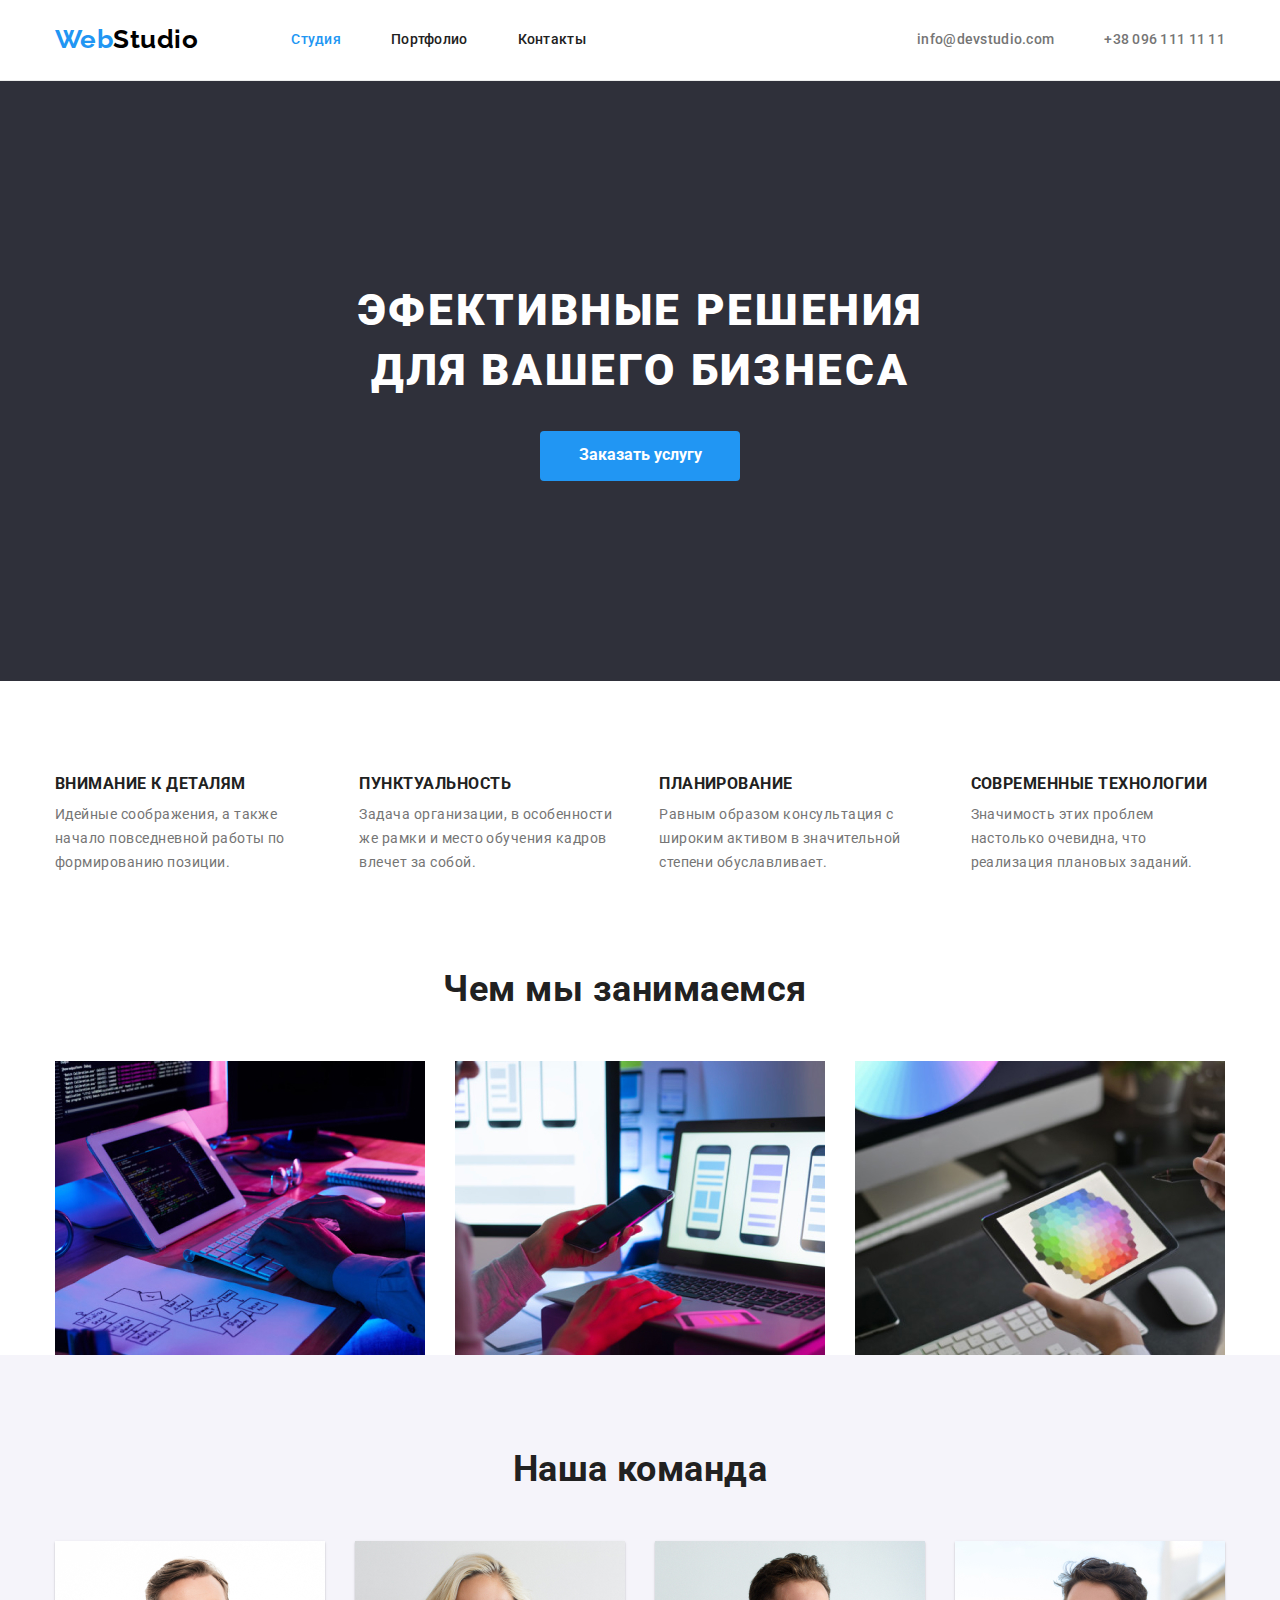
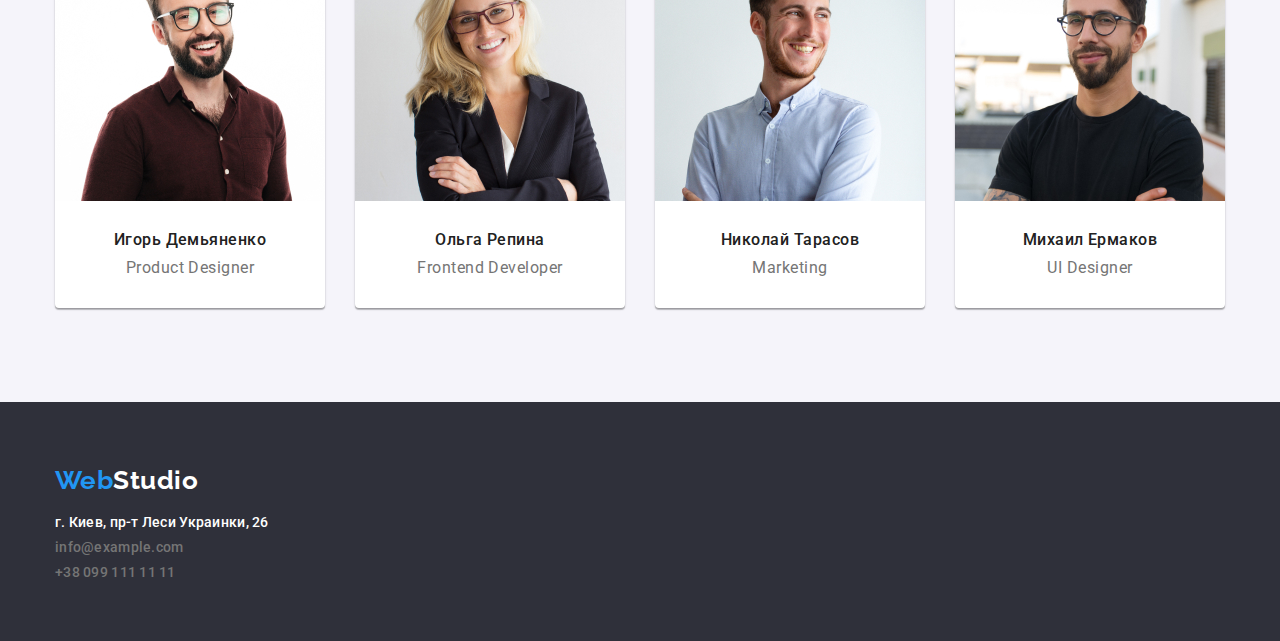
<file: index.html>
<!DOCTYPE html>
<html lang="ru">

<head>
    <meta charset="UTF-8">
    <title>Document</title>
    <link rel="preconnect" href="https://fonts.googleapis.com">
    <link rel="preconnect" href="https://fonts.gstatic.com" crossorigin>
    <link href="https://fonts.googleapis.com/css2?family=Raleway:wght@700&family=Roboto:wght@400;500;700;900&display=swap" rel="stylesheet">
    <link rel="stylesheet" href="https://cdnjs.cloudflare.com/ajax/libs/modern-normalize/1.1.0/modern-normalize.min.css">
    <link rel="stylesheet" href="./css/styles.css">
</head>

<!--Шапка сайта-->

<body>
    <header class="section-header">
        <div class="container main-nav">

            <a href="" class="header-logo" lang="en">Web<span class="span-first">Studio</span> </a>
            <nav>
                <ul class="site-nav">
                    <li class="item"><a class="link current" href=""> Студия </a></li>
                    <li class="item"><a class="link" href="./portfolio.html"> Портфолио </a></li>
                    <li class="item"><a class="link" href=""> Контакты </a></li>
                </ul>
            </nav>


            <ul class="contact-nav">
                <li><a class="contact-text" href="mailto:info@devstudio.com"> info@devstudio.com </a></li>
                <li><a class="contact-text" href="tel:+380961111111"> +38 096 111 11 11 </a></li>

            </ul>
        </div>
    </header>
    <main>
        <section class="hero .section">
            <div class="container">
                <h1 class="hero-title">ЭФЕКТИВНЫЕ РЕШЕНИЯ<br /> ДЛЯ ВАШЕГО БИЗНЕСА</h1>
                <button type="button" class="button">Заказать услугу</button>
            </div>

        </section>
        <section class="section-benefits section">
            <div class="container benefits">
                <h2 class="benefits-title" hidden>Преимущества</h2>
                <ul class="benefits-text">
                    <li class="benefits-item">
                        <h3 class="benefits-title">Внимание к деталям</h3>
                        <p>Идейные соображения, а также начало повседневной работы по формированию позиции.</p>
                    </li>
                    <li class="benefits-item">
                        <h3 class="benefits-title">Пунктуальность</h3>
                        <p>Задача организации, в особенности же рамки и место обучения кадров влечет за собой.</p>
                    </li>
                    <li class="benefits-item">
                        <h3 class="benefits-title">Планирование</h3>
                        <p>Равным образом консультация с широким активом в значительной степени обуславливает.</p>
                    </li>
                    <li class="benefits-item">
                        <h3 class="benefits-title">Современные технологии</h3>
                        <p>Значимость этих проблем настолько очевидна, что реализация плановых заданий.</p>
                    </li>
                </ul>
            </div>
        </section>
        <section class="section-features section">
            <div class="container features">
                <h2 class="features-title">Чем мы занимаемся</h2>
                <ul class="features-img">
                    <li class="img">
                        <img src="./images/img-1.jpg" alt="разработка" width="370" />
                    </li>
                    <li class="img">
                        <img src="./images/img-2.jpg" alt="организация" width="370" />
                    </li>
                    <li class="img">
                        <img src="./images/img-3.jpg" alt="дизайн" width="370" />
                    </li>
                </ul>
            </div>
        </section>
        <section class="section-team section">

            <div class="container team">
                <h2 class="team-title"> Наша команда </h2>
                <ul class="team-list">
                    <li class="border">
                        <img class="team-img" src="./images/img-4.jpg" alt="Product Designer" width="270" />

                        <h3 class="title">Игорь Демьяненко</h3>
                        <p class="prof">Product Designer</p>

                    </li>
                    <li class="border">
                        <img class="team-img" src="./images/img-5.jpg" alt="Frontend Developer" width="270" />

                        <h3 class="title">Ольга Репина</h3>
                        <p class="prof">Frontend Developer</p>

                    </li>
                    <li class="border">
                        <img class="team-img" src="./images/img-6.jpg" alt="Marketing" width="270" />

                        <h3 class="title">Николай Тарасов</h3>
                        <p class="prof">Marketing</p>

                    </li>
                    <li class="border">
                        <img class="team-img" src="./images/img-7.jpg" alt="UI Designer" width="270" />

                        <h3 class="title">Михаил Ермаков</h3>
                        <p class="prof">UI Designer</p>

                    </li>
                </ul>
            </div>
        </section>
    </main>
    <footer class="section-footer">
        <div class="container">
            <a href="" class="footer-logo">
            Web<span class="span-second">Studio</span> 
        </a>
            <address>
            <ul class="contact-footer">
                <li class="contact-text"><a class="footer-text maps" href="">г. Киев, пр-т Леси Украинки, 26</a></li>
                <li class="contact-text"><a class="footer-text" href="mailto:info@devstudio.com"> info@example.com</a></li>
                <li class="contact-text"><a class="footer-text"  href="tel:+380991111111"> +38 099 111 11 11</a></li>
            </ul>
        </address>
        </div>
    </footer>
</body>

</html>
</file>
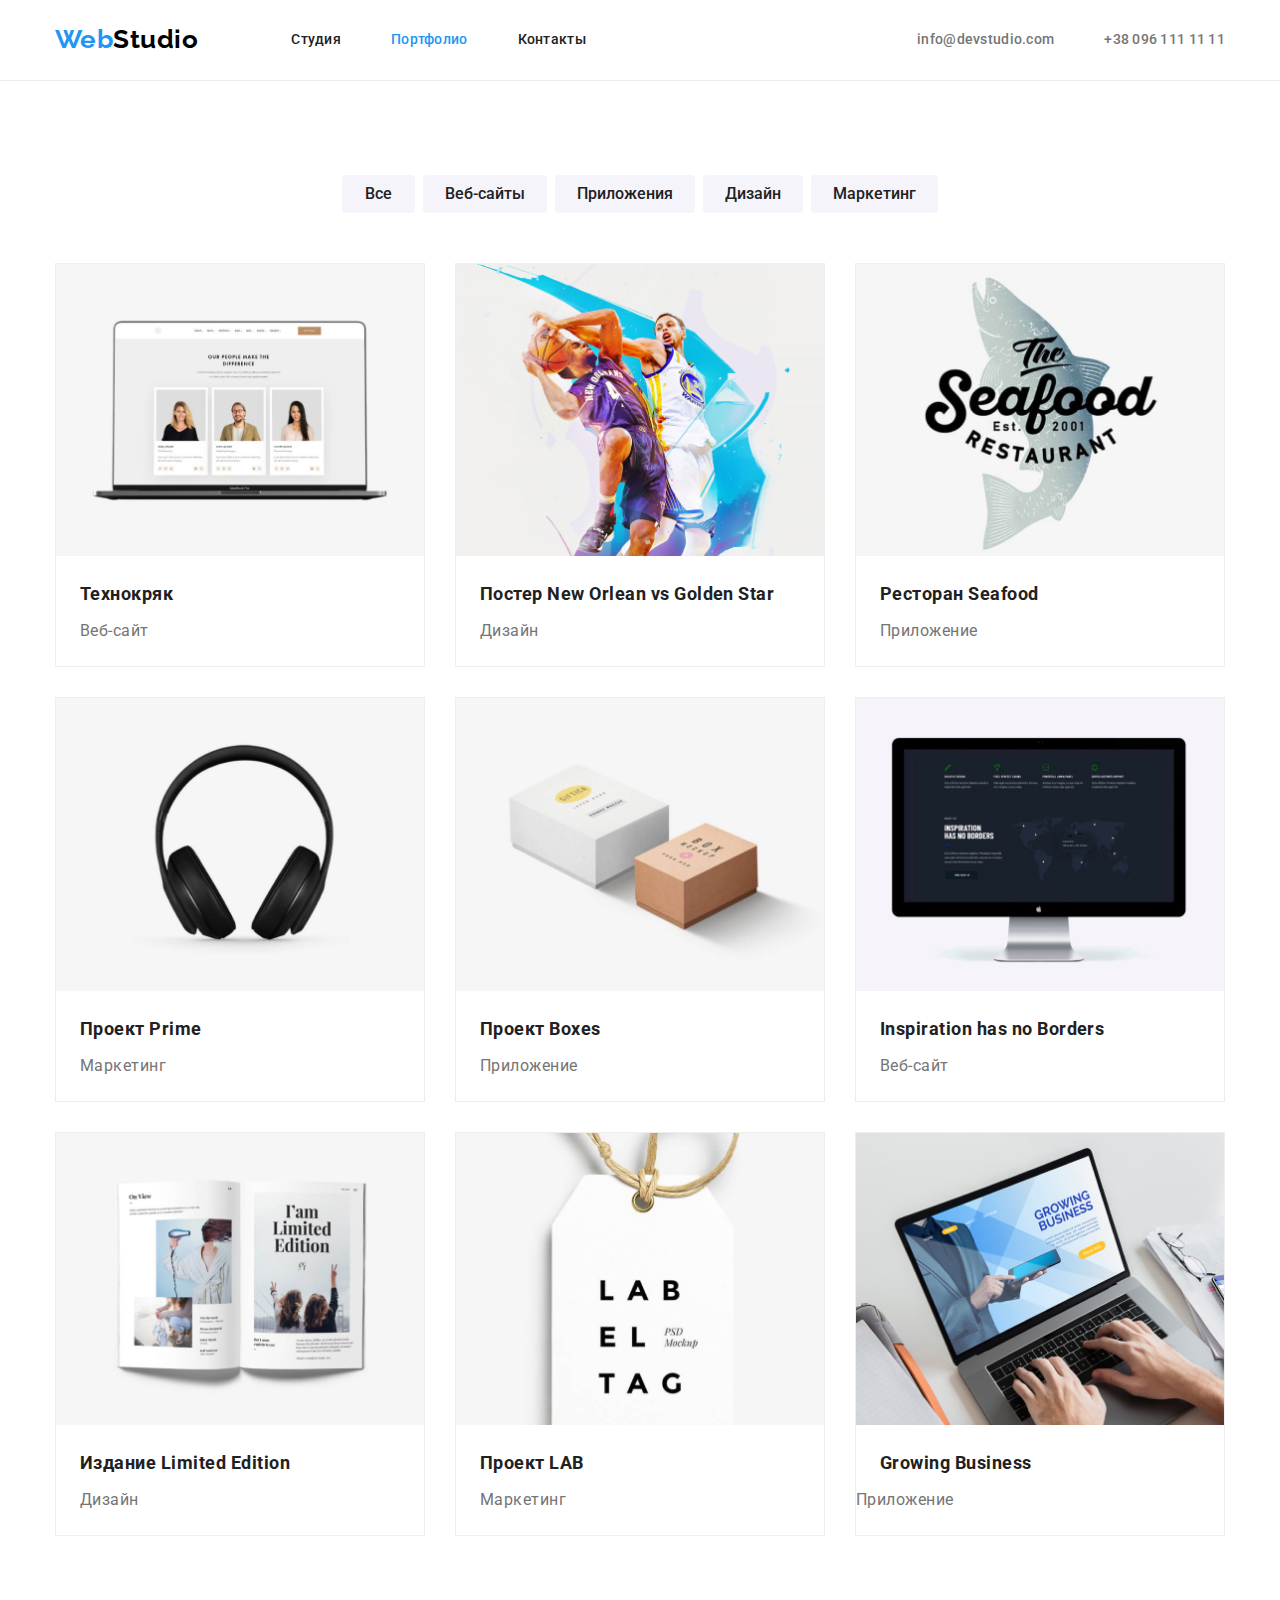
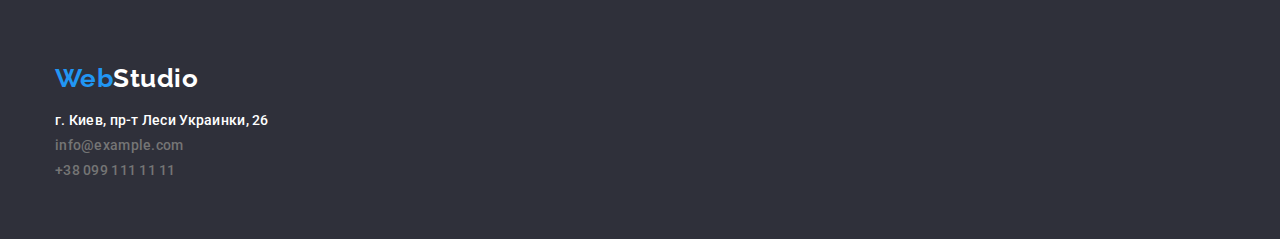
<file: portfolio.html>
<!DOCTYPE html>
<html lang="ru">

<head>
    <meta charset="UTF-8">
    <title>Document</title>
    <link rel="preconnect" href="https://fonts.googleapis.com">
    <link rel="preconnect" href="https://fonts.gstatic.com" crossorigin>
    <link href="https://fonts.googleapis.com/css2?family=Raleway:wght@700&family=Roboto:wght@400;500;700;900&display=swap" rel="stylesheet">
    <link rel="stylesheet" href="https://cdnjs.cloudflare.com/ajax/libs/modern-normalize/1.1.0/modern-normalize.min.css">
    <link rel="stylesheet" href="./css/styles.css">
</head>
<!--Шапка сайта-->

<body>
    <header class="section-header">
        <div class="container main-nav">
            <a href="" class="header-logo" lang="en">Web<span class="span-first">Studio</span> </a>
            <nav>


                <ul class="site-nav">
                    <li class="item"><a class="link" href="./index.html"> Студия </a></li>
                    <li class="item"><a class="link current" href="./portfolio.html"> Портфолио </a></li>
                    <li class="item"><a class="link" href=""> Контакты </a></li>
                </ul>
            </nav>

            <ul class="contact-nav">
                <li><a class="contact-text" href="mailto:info@devstudio.com"> info@devstudio.com </a></li>
                <li><a class="contact-text" href="tel:+380961111111"> +38 096 111 11 11 </a></li>

            </ul>
        </div>
    </header>
    <main>
        <section class="portfolio-navigation .section">
            <div class="container nav-button">
                <h2 hidden>navigation</h2>
                <ul class="primary-button">
                    <li class="button-text"><button class="button-title" type="button">Все</button></li>
                    <li class="button-text"><button class="button-title" type="button">Веб-сайты</button></li>
                    <li class="button-text"><button class="button-title" type="button">Приложения</button></li>
                    <li class="button-text"><button class="button-title" type="button">Дизайн</button></li>
                    <li class="button-text"><button class="button-title" type="button">Маркетинг</button></li>
                </ul>

                <ul class="nav-img">
                    <li class="border-primary">
                        <img src="./images/img-8.jpg" alt="Веб-сайт" width="370" />

                        <h2 class="navigation-title">Технокряк</h2>
                        <p class="navigation">Веб-сайт</p>

                    </li>
                    <li class="border-primary">
                        <img src="./images/img-9.jpg" alt="Дизайн" width="370" />

                        <h2 class="navigation-title">Постер New Orlean vs Golden Star</h2>
                        <p class="navigation">Дизайн</p>

                    </li>
                    <li class="border-primary">
                        <img src="./images/img-10.jpg" alt="Приложение" width="370" />

                        <h2 class="navigation-title">Ресторан Seafood</h2>
                        <p class="navigation">Приложение</p>

                    </li>
                    <li class="border-primary">
                        <img src="./images/img-11.jpg" alt="Маркетинг" width="370" />

                        <h2 class="navigation-title">Проект Prime</h2>
                        <p class="navigation">Маркетинг</p>

                    </li>
                    <li class="border-primary">
                        <img src="./images/img-12.jpg" alt="Приложение" width="370" />

                        <h2 class="navigation-title">Проект Boxes</h2>
                        <p class="navigation">Приложение</p>

                    </li>
                    <li class="border-primary">
                        <img src="./images/img-13.jpg" alt="Веб-сайт" width="370" />

                        <h2 class="navigation-title">Inspiration has no Borders</h2>
                        <p class="navigation">Веб-сайт</p>

                    </li>
                    <li class="border-primary">
                        <img src="./images/img-14.jpg" alt="Дизайн" width="370" />

                        <h2 class="navigation-title">Издание Limited Edition</h2>
                        <p class="navigation">Дизайн</p>

                    </li>
                    <li class="border-primary">
                        <img src="./images/img-15.jpg" alt="Маркетинг" width="370" />

                        <h2 class="navigation-title">Проект LAB</h2>
                        <p class="navigation">Маркетинг</p>

                    </li>
                    <li class="border-primary">
                        <img src="./images/img-16.jpg" alt="Приложение" width="370" />

                        <h2 class="navigation-title">Growing Business</h2>
                        <p class="">Приложение</p>

                    </li>
                </ul>
            </div>
        </section>
    </main>
    <footer class="section-footer">
        <div class="container footer">
            <a href="" class="footer-logo"> Web<span class="span-second">Studio</span> 
        </a>
            <address>
                <ul class="contact-footer">
                    <li class="contact-text"><a class="footer-text maps" href="">г. Киев, пр-т Леси Украинки, 26</a></li>
                    <li class="contact-text"><a class="footer-text" href="mailto:info@devstudio.com"> info@example.com</a></li>
                    <li class="contact-text"><a class="footer-text"  href="tel:+380991111111"> +38 099 111 11 11</a></li>
                </ul>
        </address>
        </div>
    </footer>
</body>

</html>
</file>
<file: css/styles.css>
:root {
    --primary-text-color: #212121;
    --title-text-color: #757575;
    --accent-color: #2196f3;
    --background-color: #FFFFFF;
    --fon-section-first-color: #2F303A;
    --fon-section-second-color: #E5E5E5;
    --fon-section-third-color: #F5F4FA;
    --logo-first-color: #2196F3;
    --logo-second-color: #000000;
}

html {
    box-sizing: border-box;
}


/*  Общие стили */

body {
    background-color: var(--background-color);
    color: var(--title-text-color);
    font-family: Roboto, sans-serif;
    letter-spacing: 0.03em;
}

.container {
    width: 1200px;
    margin: 0 auto;
    padding-left: 15px;
    padding-right: 15px;
}

h1,
h2,
h3,
h4,
h5,
h6,
p {
    margin-top: 0;
    margin-bottom: 0;
}

ul {
    list-style: none;
    padding: 0;
    margin: 0;
}

a {
    text-decoration: none;
}

.section-header {
    border-bottom: 1px solid #ECECEC;
}

.header-logo {
    color: var(--accent-color);
    font-family: Raleway, cursive;
    font-weight: bold;
    font-size: 26px;
    line-height: 1.14;
    margin-right: 93px;
}

.footer-logo {
    color: var(--accent-color);
    font-family: Raleway, cursive;
    font-weight: bold;
    font-size: 26px;
    line-height: 1.14;
}

.span-first {
    color: var(--logo-second-color);
    font-family: Raleway, cursive;
    font-weight: bold;
    font-size: 26px;
    line-height: 1.14;
}

.span-second {
    color: var(--background-color);
    font-family: Raleway, cursive;
    font-weight: bold;
    font-size: 26px;
    line-height: 1.14;
}


/* site-nav */

.main-nav {
    display: flex;
    align-items: center;
}

.site-nav {
    display: flex;
}

.site-nav .link {
    color: var(--primary-text-color);
    display: block;
    font-weight: 500;
    font-size: 14px;
    line-height: 1.14;
    letter-spacing: 0.02em;
    padding-top: 32px;
    padding-bottom: 32px;
}

.item:not(:last-child) {
    margin-right: 50px;
}

.site-nav .link:hover,
.site-nav .link:focus {
    color: var(--accent-color);
}

.link.current {
    color: var(--accent-color);
}


/* contact-nav */

.contact-footer .contact-text {
    margin-bottom: 9px;
}

.contact-footer .contact-text:last-child {
    margin-bottom: 0;
}

.contact-footer {
    margin-top: 20px;
}

.contact-footer .footer-text {
    color: var(--title-text-color);
    display: block;
    font-style: normal;
    font-weight: 500;
    font-size: 14px;
    line-height: 1.14;
    letter-spacing: 0.02em;
}

.contact-footer .footer-text:hover,
.contact-footer .footer-text:focus {
    color: var(--accent-color);
}

.contact-footer .maps {
    color: var(--background-color);
}

.contact-nav {
    display: flex;
    margin-left: auto;
}

.contact-nav :not(:last-child) {
    padding-right: 50px;
}

.contact-nav .contact-text {
    color: var(--title-text-color);
    display: block;
    font-style: normal;
    font-weight: 500;
    font-size: 14px;
    line-height: 1.14;
    letter-spacing: 0.02em;
}

.contact-nav .contact-text:hover,
.contact-nav .contact-text:focus {
    color: var(--accent-color);
}

.contact-nav .maps {
    color: var(--background-color);
    padding-bottom: 9px;
    padding-top: 20px;
}

.maps :hover,
.maps :focus {
    color: var(--accent-color);
}


/* Стили для файла index.html */


/* Hero */

.hero {
    background-color: var(--fon-section-first-color);
    text-align: center;
    padding-top: 200px;
    padding-bottom: 200px;
}

.hero-title {
    color: var(--background-color);
    font-style: normal;
    font-weight: 900;
    font-size: 44px;
    line-height: 1.36;
    letter-spacing: 0.06em;
    margin-bottom: 30px;
    margin-top: 0;
}


/* Section */

.section {
    padding-top: 94px;
}

.benefits .benefits-item {
    margin-right: 30px;
}

.benefits .benefits-item:last-child {
    margin-right: 0;
}

.benefits .benefits-text {
    display: flex;
    align-items: center;
    justify-content: space-between;
}

.section-benefits {
    background-color: var(--background-color);
    font-weight: 400;
    font-size: 14px;
    line-height: 1.71;
    text-align: left;
}

.benefits-title {
    color: var(--primary-text-color);
    text-transform: uppercase;
    font-weight: 700;
    line-height: 1.14;
    margin-top: 0;
    margin-bottom: 10px;
}

.features-img {
    display: flex;
}

.features-img .img {
    margin-right: 30px;
}

.features-img .img:last-child {
    margin-right: 0;
}

.section-features .features-title {
    color: var(--primary-text-color);
    font-style: normal;
    font-weight: 700;
    font-size: 36px;
    line-height: 1.16;
    text-align: center;
    margin-bottom: 50px;
    margin-right: 30px;
}

.team-img {
    display: block;
    max-width: 100%;
    height: auto;
}

.team .team-list {
    display: flex;
}

.team-list .border {
    margin-right: 30px;
}

.team-list .border:last-child {
    margin-right: 0;
}

.section-team {
    background-color: var(--fon-section-third-color);
    padding-top: 94px;
    padding-bottom: 94px;
}

.section-team .team-title {
    color: var(--primary-text-color);
    font-style: normal;
    font-weight: bold;
    font-size: 36px;
    line-height: 1.16;
    text-align: center;
    margin-bottom: 50px;
}

.team-list .title {
    color: var(--primary-text-color);
    font-weight: 500;
    font-size: 16px;
    line-height: 1.18;
    padding-top: 30px;
    margin-bottom: 10px;
    text-align: center;
}

.border .prof {
    padding-bottom: 30px;
    text-align: center;
}

.footer {
    text-align: left;
}

.section-footer {
    background-color: var(--fon-section-first-color);
    padding-top: 64px;
    padding-bottom: 60px;
}


/* Button */

.button {
    color: var(--background-color);
    background-color: var(--accent-color);
    font-family: inherit;
    font-weight: 700;
    cursor: pointer;
    border: 0ch;
    min-width: 200px;
    height: 50px;
    border-radius: 4px;
    text-align: center;
}

.border {
    background: var(--background-color);
    width: 270px;
    box-shadow: 0px 1px 3px rgba(0, 0, 0, 0.12), 0px 1px 1px rgba(0, 0, 0, 0.14), 0px 2px 1px rgba(0, 0, 0, 0.2);
    border-radius: 0px 0px 4px 4px;
}


/* Стили для файла portfolio.html */

.button-title {
    color: var(--primary-text-color);
    background-color: var(--fon-section-third-color);
    font-family: inherit;
    font-weight: 500;
    height: 38px;
    cursor: pointer;
    border: 0ch;
    text-align: center;
    border-radius: 4px;
    min-width: 73px;
    padding: 6px, 22px;
}

.primary-button {
    display: flex;
    justify-content: center;
    margin-bottom: 50px;
    text-align: center;
    font-size: 16px;
    line-height: 1.62;
}

.primary-button .button-text {
    margin-right: 8px;
}

.primary-button .button-text:last-child {
    margin-right: 0;
}

.button-title {
    padding-top: 6px;
    padding-bottom: 6px;
    padding-right: 22px;
    padding-left: 22px;
}

.button-title:hover,
.button-title:focus {
    color: var(--background-color);
    background-color: var(--accent-color);
    cursor: pointer;
    border: 0ch;
}

.nav-img .navigation {
    padding-bottom: 20px;
    padding-right: 24px;
    padding-left: 24px;
}

.nav-img {
    display: flex;
    flex-wrap: wrap;
    margin-right: -30px;
    margin-bottom: -30px;
}

.portfolio-navigation {
    background-color: var(--background-color);
    font-size: 16px;
    line-height: 1.87;
    padding-top: 94px;
    padding-bottom: 94px;
}

.navigation-title {
    color: var(--primary-text-color);
    font-size: 18px;
    line-height: 2;
    margin-bottom: 4px;
    padding-top: 20px;
    padding-left: 24px;
    padding-right: 24px;
}

.portfolio-navigation .border-primary {
    background-color: var(--background-color);
    /* width: 370px;*/
    width: calc(100% / 3 - 30px);
    border: 1px solid #EEEEEE;
    box-sizing: border-box;
    margin-right: 30px;
    margin-bottom: 30px;
}

img {
    display: block;
    width: 100%;
}

.border-primary:nth-child(n+7) {
    /* margin-right: 0; */
    margin-bottom: 0;
}


/*
основной текст  #212121 +
вторичный цвет текста #757575 +
цвет лого #2196F3 #000000
цвет фона заголовка и подвала #2F303A
средний цвет фона #E5E5E5
нижний цвет фона #F5F4FA
цвет наведения #2196F3 +*/
</file>
